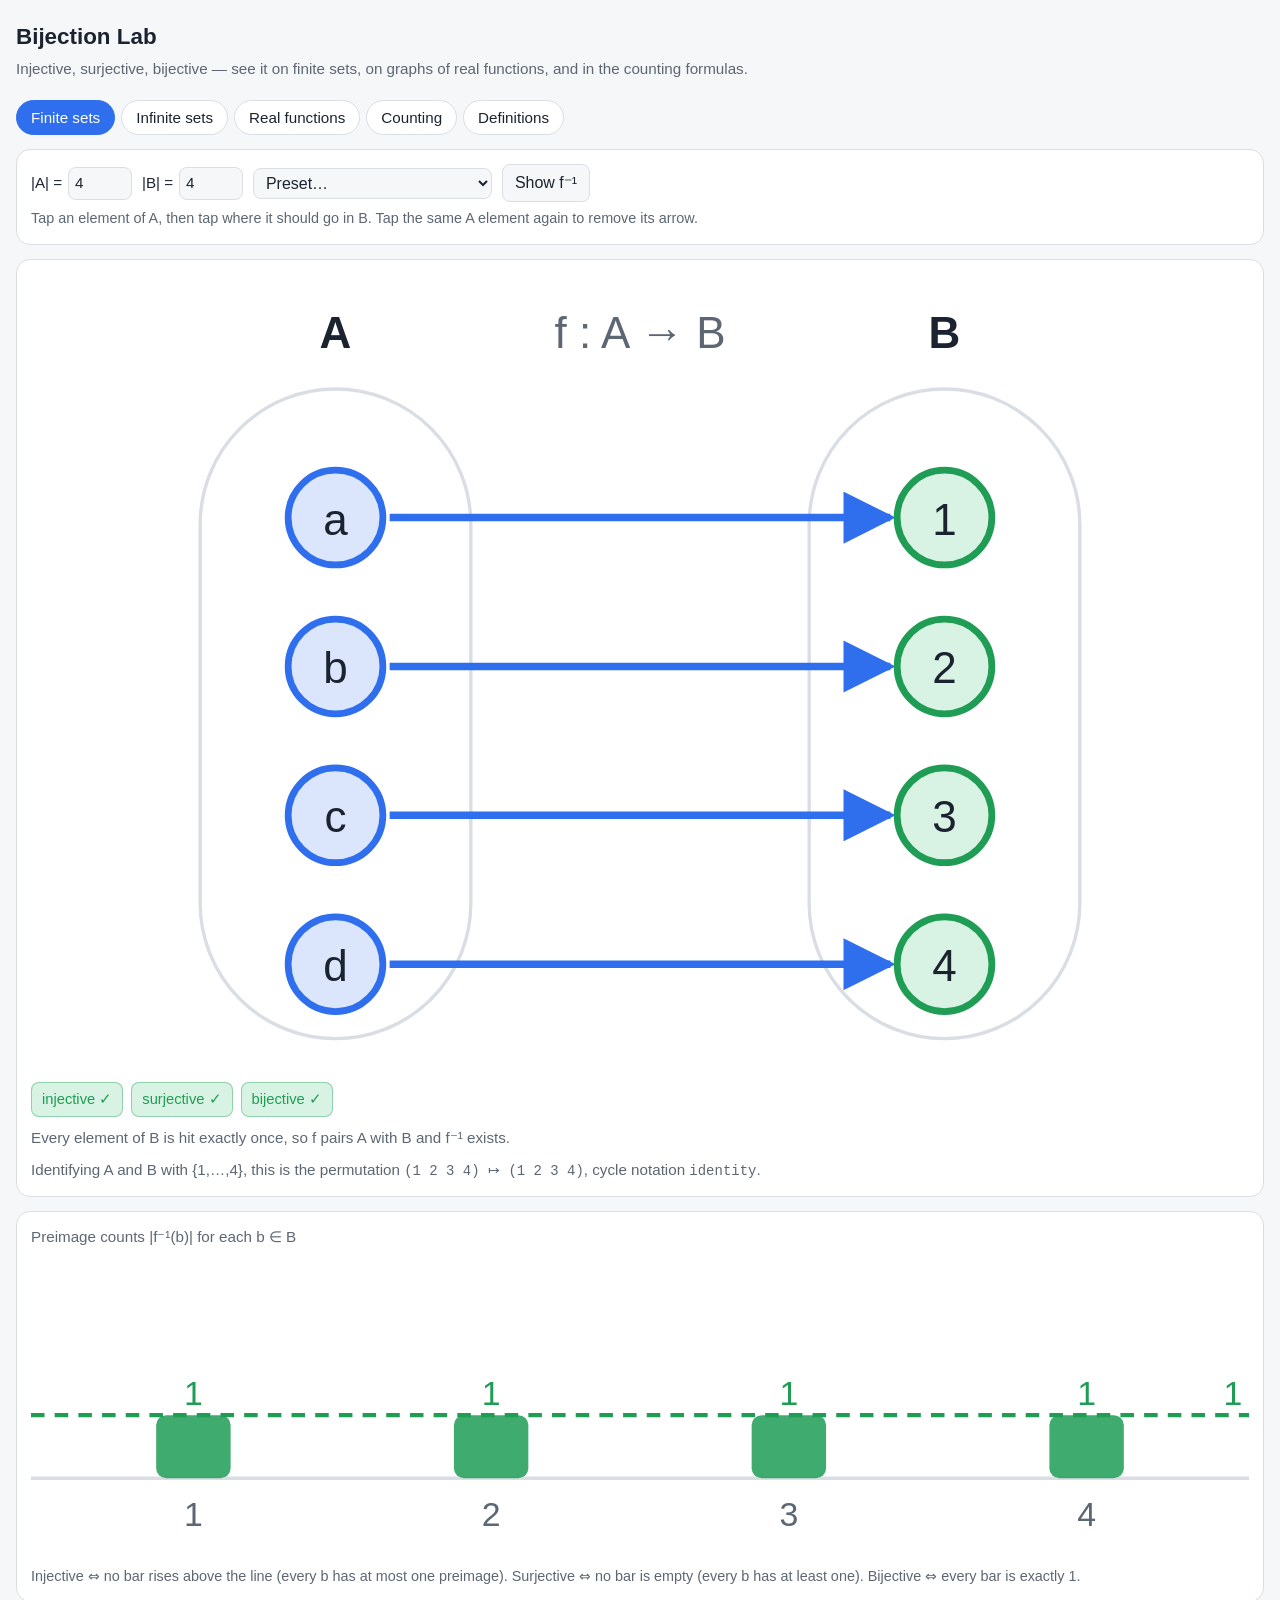
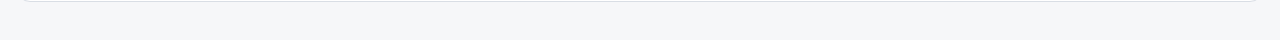
<file: bijections/index.html>
<!DOCTYPE html>
<html lang="en">
<head>
<meta charset="utf-8">
<meta name="viewport" content="width=device-width, initial-scale=1, viewport-fit=cover">
<meta name="color-scheme" content="light dark">
<title>Bijection Lab</title>
<style>
  :root {
    --bg: #f6f7f9; --panel: #ffffff; --ink: #1c2330; --muted: #5d6673; --line: #d9dee5;
    --a: #2f6fed; --a-soft: #dbe6fd; --ok: #1f9d55; --ok-soft: #d8f3e3;
    --bad: #d63b3b; --bad-soft: #fbe0e0; --warn: #c98a00; --warn-soft: #fff1cc;
    --inv: #8b5cf6; --grid: #e6e9ee; --sel: #ffd166;
  }
  @media (prefers-color-scheme: dark) {
    :root:not([data-theme="light"]) {
      --bg: #10141a; --panel: #171c24; --ink: #e8ecf1; --muted: #98a2b0; --line: #2b3340;
      --a: #6b9cff; --a-soft: #1e2d4d; --ok: #3ccf7a; --ok-soft: #12321f;
      --bad: #ff6b6b; --bad-soft: #3d1a1a; --warn: #f0b429; --warn-soft: #3a2f0f;
      --inv: #b79bff; --grid: #222a35; --sel: #ffd166;
    }
  }
  :root[data-theme="dark"] {
    --bg: #10141a; --panel: #171c24; --ink: #e8ecf1; --muted: #98a2b0; --line: #2b3340;
    --a: #6b9cff; --a-soft: #1e2d4d; --ok: #3ccf7a; --ok-soft: #12321f;
    --bad: #ff6b6b; --bad-soft: #3d1a1a; --warn: #f0b429; --warn-soft: #3a2f0f;
    --inv: #b79bff; --grid: #222a35; --sel: #ffd166;
  }
  * { box-sizing: border-box; }
  html, body { margin: 0; background: var(--bg); color: var(--ink); }
  body { font: 16px/1.5 -apple-system, BlinkMacSystemFont, "Segoe UI", Roboto, Helvetica, Arial, sans-serif;
         padding: 0 16px calc(24px + env(safe-area-inset-bottom)); overflow-x: hidden; }
  header { padding: 20px 0 8px; }
  h1 { font-size: 1.4rem; margin: 0; }
  header p { margin: 4px 0 0; color: var(--muted); font-size: .95rem; }
  nav { display: flex; gap: 6px; margin: 12px 0 14px; overflow-x: auto; -webkit-overflow-scrolling: touch; }
  nav button { flex: 0 0 auto; border: 1px solid var(--line); background: var(--panel); color: var(--ink);
               padding: 8px 14px; border-radius: 999px; font-size: .95rem; cursor: pointer; }
  nav button[aria-selected="true"] { background: var(--a); border-color: var(--a); color: #fff; }
  section[hidden] { display: none; }
  .panel { background: var(--panel); border: 1px solid var(--line); border-radius: 14px; padding: 14px; margin-bottom: 14px; }
  .row { display: flex; flex-wrap: wrap; gap: 10px; align-items: center; }
  .row label { display: inline-flex; align-items: center; gap: 6px; font-size: .95rem; }
  input[type=number] { width: 4.2em; font: inherit; padding: 4px 6px; border: 1px solid var(--line); border-radius: 8px;
                       background: var(--bg); color: var(--ink); }
  select { font: inherit; padding: 5px 8px; border: 1px solid var(--line); border-radius: 8px; background: var(--bg); color: var(--ink); max-width: 100%; }
  button.act { font: inherit; padding: 6px 12px; border: 1px solid var(--line); border-radius: 8px; background: var(--bg); color: var(--ink); cursor: pointer; }
  button.act:active { transform: translateY(1px); }
  button.act.primary { background: var(--a); border-color: var(--a); color: #fff; }
  svg { width: 100%; height: auto; display: block; touch-action: manipulation; }
  .badges { display: flex; flex-wrap: wrap; gap: 8px; margin: 10px 0 0; }
  .badge { padding: 5px 10px; border-radius: 8px; font-size: .92rem; border: 1px solid transparent; }
  .badge.ok { background: var(--ok-soft); color: var(--ok); border-color: color-mix(in srgb, var(--ok) 40%, transparent); }
  .badge.bad { background: var(--bad-soft); color: var(--bad); border-color: color-mix(in srgb, var(--bad) 40%, transparent); }
  .badge.warn { background: var(--warn-soft); color: var(--warn); border-color: color-mix(in srgb, var(--warn) 40%, transparent); }
  .why { margin: 10px 0 0; font-size: .95rem; color: var(--muted); }
  .why b { color: var(--ink); }
  .hint { font-size: .9rem; color: var(--muted); margin: 6px 0 0; }
  code, .mono { font-family: ui-monospace, SFMono-Regular, Menlo, monospace; font-size: .92em; }
  table { border-collapse: collapse; width: 100%; font-size: .95rem; }
  th, td { text-align: left; padding: 7px 8px; border-bottom: 1px solid var(--line); vertical-align: top; }
  th { color: var(--muted); font-weight: 600; }
  td.num { font-family: ui-monospace, SFMono-Regular, Menlo, monospace; word-break: break-all; }
  .range { display: grid; grid-template-columns: auto 1fr auto; gap: 8px; align-items: center; font-size: .95rem; margin-top: 8px; }
  input[type=range] { width: 100%; }
  details summary { cursor: pointer; color: var(--muted); }
  .defs dt { font-weight: 600; margin-top: 8px; }
  .defs dd { margin: 2px 0 0; color: var(--muted); }
  .fiberTitle { margin: 0 0 6px; font-size: .95rem; color: var(--muted); }
</style>
</head>
<body>
<header>
  <h1>Bijection Lab</h1>
  <p>Injective, surjective, bijective — see it on finite sets, on graphs of real functions, and in the counting formulas.</p>
</header>

<nav role="tablist">
  <button role="tab" aria-selected="true" data-tab="finite">Finite sets</button>
  <button role="tab" aria-selected="false" data-tab="inf">Infinite sets</button>
  <button role="tab" aria-selected="false" data-tab="real">Real functions</button>
  <button role="tab" aria-selected="false" data-tab="count">Counting</button>
  <button role="tab" aria-selected="false" data-tab="defs">Definitions</button>
</nav>

<!-- ============ FINITE ============ -->
<section id="tab-finite">
  <div class="panel">
    <div class="row">
      <label>|A| = <input type="number" id="nA" min="1" max="8" value="4"></label>
      <label>|B| = <input type="number" id="nB" min="1" max="8" value="4"></label>
      <select id="preset">
        <option value="">Preset…</option>
        <option value="identity">Identity</option>
        <option value="shift">Cyclic shift a ↦ a+1</option>
        <option value="reverse">Reverse</option>
        <option value="collapse">Collapse (not injective)</option>
        <option value="miss">Miss a target (not surjective)</option>
        <option value="random">Random function</option>
        <option value="randperm">Random bijection</option>
        <option value="clear">Clear all arrows</option>
      </select>
      <button class="act" id="btnInverse" disabled>Show f⁻¹</button>
    </div>
    <p class="hint">Tap an element of A, then tap where it should go in B. Tap the same A element again to remove its arrow.</p>
  </div>

  <div class="panel">
    <svg id="finSvg" viewBox="0 0 360 300" aria-label="Arrow diagram of f from A to B"></svg>
    <div class="badges" id="finBadges"></div>
    <p class="why" id="finWhy"></p>
    <p class="why" id="finPerm"></p>
  </div>
  <div class="panel">
    <p class="fiberTitle">Preimage counts |f⁻¹(b)| for each b ∈ B</p>
    <svg id="finFiber" viewBox="0 0 360 90" aria-label="Bar chart of preimage sizes"></svg>
    <p class="hint">Injective ⇔ no bar rises above the line (every b has at most one preimage). Surjective ⇔ no bar is empty (every b has at least one). Bijective ⇔ every bar is exactly 1.</p>
  </div>
</section>

<!-- ============ INFINITE ============ -->
<section id="tab-inf" hidden>
  <div class="panel">
    <div class="row">
      <label>f =
        <select id="infSel"></select>
      </label>
    </div>
    <div class="range"><span>show</span><input type="range" id="infK" min="6" max="20" step="1" value="10"><span class="mono" id="infKV">10</span></div>
    <p class="hint">Only a window of each set is drawn; the pattern continues forever to the right (and left, for ℤ). Preimage counts include elements of the domain beyond the window.</p>
  </div>
  <div class="panel">
    <svg id="infSvg" viewBox="0 0 360 240" aria-label="Arrow diagram between infinite sets"></svg>
    <div class="badges" id="infBadges"></div>
    <p class="why" id="infWhy"></p>
  </div>
  <div class="panel" id="infFiberPanel">
    <p class="fiberTitle">Preimage counts |f⁻¹(b)| across the codomain window</p>
    <svg id="infFiber" viewBox="0 0 360 90" aria-label="Bar chart of preimage sizes"></svg>
  </div>
  <div class="panel">
    <p class="why"><b>Why infinite sets behave differently.</b> On a finite set, an injective map A → A is automatically surjective (pigeonhole). On ℕ that fails: n ↦ n + 1 is injective yet misses 0, and n ↦ 2n is a bijection from ℕ onto a <i>proper subset</i> of itself. Having a bijection with a proper subset is exactly what it means for a set to be infinite (Dedekind). Two sets have the same cardinality when some bijection connects them, which is why ℕ, the even numbers, ℤ and ℕ×ℕ are all “the same size”: countably infinite.</p>
  </div>
</section>

<!-- ============ REAL ============ -->
<section id="tab-real" hidden>
  <div class="panel">
    <div class="row">
      <label>f(x) =
        <select id="fnSel"></select>
      </label>
      <label>Codomain
        <select id="codSel">
          <option value="R">ℝ</option>
          <option value="ge0">[0, ∞)</option>
          <option value="gt0">(0, ∞)</option>
          <option value="pm1">[−1, 1]</option>
          <option value="halfpi">(−π⁄2, π⁄2)</option>
          <option value="image">f(D) — the image itself</option>
        </select>
      </label>
      <label><input type="checkbox" id="allR" checked> domain is all of ℝ</label>
    </div>
    <div id="domCtl">
      <div class="range"><span>lo</span><input type="range" id="domLo" min="-4" max="4" step="0.1" value="-4"><span class="mono" id="domLoV">−4</span></div>
      <div class="range"><span>hi</span><input type="range" id="domHi" min="-4" max="4" step="0.1" value="4"><span class="mono" id="domHiV">4</span></div>
    </div>
    <div class="range"><span>y =</span><input type="range" id="hline" min="-4" max="4" step="0.05" value="1"><span class="mono" id="hlineV">1</span></div>
    <div class="row" style="margin-top:8px">
      <label><input type="checkbox" id="showInv"> show f⁻¹ (reflect in y = x)</label>
    </div>
  </div>
  <div class="panel">
    <svg id="realSvg" viewBox="0 0 360 360" aria-label="Graph of f with horizontal line test"></svg>
    <div class="badges" id="realBadges"></div>
    <p class="why" id="realWhy"></p>
  </div>
</section>

<!-- ============ COUNT ============ -->
<section id="tab-count" hidden>
  <div class="panel">
    <div class="row">
      <label>|A| = n = <input type="number" id="cn" min="0" max="20" value="3"></label>
      <label>|B| = m = <input type="number" id="cm" min="0" max="20" value="3"></label>
    </div>
    <p class="hint">How many functions A → B are there, and how many of each kind?</p>
  </div>
  <div class="panel">
    <table id="countTable">
      <thead><tr><th>Kind</th><th>Formula</th><th>Value</th></tr></thead>
      <tbody></tbody>
    </table>
    <p class="why" id="countWhy"></p>
  </div>
</section>

<!-- ============ DEFS ============ -->
<section id="tab-defs" hidden>
  <div class="panel">
    <dl class="defs">
      <dt>Function f : A → B</dt>
      <dd>Every a ∈ A is sent to exactly one f(a) ∈ B. (Every element of A has exactly one arrow leaving it.)</dd>
      <dt>Injective (one-to-one)</dt>
      <dd>f(a₁) = f(a₂) ⇒ a₁ = a₂. No two arrows land on the same element of B. For real functions: every horizontal line meets the graph at most once.</dd>
      <dt>Surjective (onto)</dt>
      <dd>For every b ∈ B there is some a ∈ A with f(a) = b. Every element of B is hit. For real functions: every horizontal line through the codomain meets the graph at least once.</dd>
      <dt>Bijective</dt>
      <dd>Injective and surjective: a perfect pairing of A with B. Then f⁻¹ : B → A exists and is also a bijection. On finite sets a bijection A → B forces |A| = |B|; that is the whole point of a <b>bijective proof</b>: to show two sets have the same size, exhibit a bijection between them.</dd>
      <dt>Pigeonhole consequences</dt>
      <dd>If |A| &gt; |B| no function A → B is injective; if |A| &lt; |B| none is surjective. If |A| = |B| is finite, injective ⇔ surjective ⇔ bijective.</dd>
      <dt>Preimage (fiber) of b</dt>
      <dd>f⁻¹({b}) = { a ∈ A : f(a) = b }. Injective ⇔ every fiber has at most one element; surjective ⇔ every fiber is non-empty; bijective ⇔ every fiber has exactly one element.</dd>
      <dt>Same cardinality</dt>
      <dd>|A| = |B| means a bijection A → B exists. A set is <b>countably infinite</b> if it is in bijection with ℕ; a set is <b>infinite</b> (Dedekind) if it is in bijection with a proper subset of itself, e.g. ℕ → 2ℕ, n ↦ 2n. For infinite sets an injective self-map need not be surjective.</dd>
    </dl>
  </div>
</section>

<script>
(function () {
  'use strict';
  const $ = (s) => document.querySelector(s);
  const SVGNS = 'http://www.w3.org/2000/svg';
  function el(tag, attrs, parent) {
    const e = document.createElementNS(SVGNS, tag);
    for (const k in attrs) e.setAttribute(k, attrs[k]);
    if (parent) parent.appendChild(e);
    return e;
  }
  function text(parent, x, y, s, attrs) {
    const t = el('text', Object.assign({ x, y, 'font-size': 13, fill: 'var(--ink)', 'font-family': 'inherit' }, attrs || {}), parent);
    t.textContent = s;
    return t;
  }

  /* ---------- tabs ---------- */
  document.querySelectorAll('nav [role=tab]').forEach((b) => {
    b.addEventListener('click', () => {
      document.querySelectorAll('nav [role=tab]').forEach((x) => x.setAttribute('aria-selected', x === b));
      ['finite', 'inf', 'real', 'count', 'defs'].forEach((t) => { $('#tab-' + t).hidden = t !== b.dataset.tab; });
      try { localStorage.setItem('bij-tab', b.dataset.tab); } catch (e) {}
    });
  });
  try {
    const t = localStorage.getItem('bij-tab');
    if (t) document.querySelector('nav [data-tab="' + t + '"]')?.click();
  } catch (e) {}

  /* ---------- preimage-count (fiber) chart, shared by the finite and infinite tabs ---------- */
  function fiberChart(svg, labels, counts, opts) {
    opts = opts || {};
    svg.innerHTML = '';
    const W = 360, H = 90, top = 10, base = 66, k = labels.length;
    const pad = opts.ellipsis ? 14 : 4, slot = (W - 2 * pad) / k, bw = Math.min(22, slot * 0.7);
    const cap = 3, unit = (base - top) / cap;
    el('line', { x1: 0, y1: base, x2: W, y2: base, stroke: 'var(--line)' }, svg);
    el('line', { x1: 0, y1: base - unit, x2: W, y2: base - unit, stroke: 'var(--ok)', 'stroke-dasharray': '4 3', 'stroke-width': 1.2 }, svg);
    text(svg, W - 2, base - unit - 3, '1', { 'text-anchor': 'end', 'font-size': 10, fill: 'var(--ok)' });
    labels.forEach((lab, i) => {
      const x = pad + slot * (i + 0.5), c = counts[i];
      const h = Math.min(c, cap) * unit;
      const col = c === 0 ? 'var(--muted)' : c === 1 ? 'var(--ok)' : 'var(--bad)';
      if (c === 0) el('rect', { x: x - bw / 2, y: base - 6, width: bw, height: 6, fill: 'none', stroke: col, 'stroke-dasharray': '3 2' }, svg);
      else el('rect', { x: x - bw / 2, y: base - h, width: bw, height: h, rx: 3, fill: col, opacity: .85 }, svg);
      if (c > 0) text(svg, x, base - h - 3, c > cap ? cap + '+' : c, { 'text-anchor': 'middle', 'font-size': 10, fill: col });
      text(svg, x, base + 14, lab, { 'text-anchor': 'middle', 'font-size': 10, fill: 'var(--muted)' });
    });
    if (opts.ellipsis) {
      text(svg, W - 4, base + 14, '…', { 'text-anchor': 'end', 'font-size': 12, fill: 'var(--muted)' });
      if (opts.ellipsisLeft) text(svg, 4, base + 14, '…', { 'font-size': 12, fill: 'var(--muted)' });
    }
  }

  /* ================= FINITE SETS ================= */
  const fin = { n: 4, m: 4, map: [0, 1, 2, 3], sel: null, inverse: false };
  const labelA = (i) => String.fromCharCode(97 + i);       // a, b, c …
  const labelB = (j) => String(j + 1);                      // 1, 2, 3 …

  function finAnalyse() {
    const pre = Array.from({ length: fin.m }, () => []);
    let unassigned = 0;
    fin.map.forEach((t, i) => { if (t == null) unassigned++; else pre[t].push(i); });
    const total = unassigned === 0;
    const inj = total && pre.every((p) => p.length <= 1);
    const sur = total && pre.every((p) => p.length >= 1);
    return { pre, unassigned, total, inj, sur, bij: inj && sur };
  }

  function finDraw() {
    const svg = $('#finSvg');
    svg.innerHTML = '';
    const H = 60 + Math.max(fin.n, fin.m) * 44;
    svg.setAttribute('viewBox', `0 0 360 ${H}`);
    const an = finAnalyse();
    const yA = (i) => 50 + (i + 0.5) * ((H - 60) / fin.n);
    const yB = (j) => 50 + (j + 0.5) * ((H - 60) / fin.m);
    const xA = 90, xB = 270, r = 14;

    // marker for arrows
    const defs = el('defs', {}, svg);
    for (const [id, col] of [['mA', 'var(--a)'], ['mR', 'var(--bad)'], ['mI', 'var(--inv)']]) {
      const mk = el('marker', { id, viewBox: '0 0 10 10', refX: 9, refY: 5, markerWidth: 7, markerHeight: 7, orient: 'auto-start-reverse' }, defs);
      el('path', { d: 'M0,0 L10,5 L0,10 z', fill: col }, mk);
    }

    // set bubbles
    el('rect', { x: xA - 40, y: 34, width: 80, height: H - 44, rx: 40, fill: 'none', stroke: 'var(--line)' }, svg);
    el('rect', { x: xB - 40, y: 34, width: 80, height: H - 44, rx: 40, fill: 'none', stroke: 'var(--line)' }, svg);
    text(svg, xA, 22, 'A', { 'text-anchor': 'middle', 'font-weight': 700 });
    text(svg, xB, 22, 'B', { 'text-anchor': 'middle', 'font-weight': 700 });
    text(svg, 180, 22, fin.inverse && an.bij ? 'f⁻¹ : B → A' : 'f : A → B', { 'text-anchor': 'middle', fill: 'var(--muted)' });

    // arrows
    fin.map.forEach((t, i) => {
      if (t == null) return;
      const clash = an.pre[t].length > 1;
      const col = fin.inverse && an.bij ? 'var(--inv)' : clash ? 'var(--bad)' : 'var(--a)';
      const mk = fin.inverse && an.bij ? 'mI' : clash ? 'mR' : 'mA';
      const x1 = xA + r + 2, x2 = xB - r - 2, y1 = yA(i), y2 = yB(t);
      const attrs = { stroke: col, 'stroke-width': 2.2, fill: 'none', 'marker-end': `url(#${mk})` };
      if (fin.inverse && an.bij) el('line', Object.assign({ x1: x2, y1: y2, x2: x1, y2: y1 }, attrs), svg);
      else el('line', Object.assign({ x1, y1, x2, y2 }, attrs), svg);
    });

    // A nodes
    for (let i = 0; i < fin.n; i++) {
      const g = el('g', { cursor: 'pointer', 'data-a': i }, svg);
      const selected = fin.sel === i;
      el('circle', { cx: xA, cy: yA(i), r, fill: selected ? 'var(--sel)' : fin.map[i] == null ? 'var(--warn-soft)' : 'var(--a-soft)',
                     stroke: selected ? 'var(--warn)' : fin.map[i] == null ? 'var(--warn)' : 'var(--a)', 'stroke-width': 2,
                     'stroke-dasharray': fin.map[i] == null ? '3 3' : 'none' }, g);
      text(g, xA, yA(i) + 5, labelA(i), { 'text-anchor': 'middle', fill: selected ? '#1c2330' : 'var(--ink)' });
      g.addEventListener('click', () => {
        if (fin.sel === i) { fin.map[i] = null; fin.sel = null; }   // second tap clears
        else fin.sel = i;
        finDraw();
      });
    }
    // B nodes
    for (let j = 0; j < fin.m; j++) {
      const g = el('g', { cursor: 'pointer', 'data-b': j }, svg);
      const k = an.pre[j].length;
      el('circle', { cx: xB, cy: yB(j), r, fill: k > 1 ? 'var(--bad-soft)' : k === 0 ? 'none' : 'var(--ok-soft)',
                     stroke: k > 1 ? 'var(--bad)' : k === 0 ? 'var(--muted)' : 'var(--ok)', 'stroke-width': 2,
                     'stroke-dasharray': k === 0 ? '3 3' : 'none' }, g);
      text(g, xB, yB(j) + 5, labelB(j), { 'text-anchor': 'middle' });
      if (k > 1) text(g, xB + r + 8, yB(j) + 5, '×' + k, { fill: 'var(--bad)', 'font-size': 12 });
      if (k === 0) text(g, xB + r + 8, yB(j) + 5, 'unhit', { fill: 'var(--muted)', 'font-size': 11 });
      g.addEventListener('click', () => {
        if (fin.sel != null) { fin.map[fin.sel] = j; fin.sel = null; finDraw(); }
      });
    }

    // badges & explanation
    const badges = $('#finBadges');
    badges.innerHTML = '';
    const add = (cls, s) => { const b = document.createElement('span'); b.className = 'badge ' + cls; b.textContent = s; badges.appendChild(b); };
    if (!an.total) add('warn', `not a function yet — ${an.unassigned} element${an.unassigned > 1 ? 's' : ''} of A unassigned`);
    else {
      add(an.inj ? 'ok' : 'bad', an.inj ? 'injective ✓' : 'not injective');
      add(an.sur ? 'ok' : 'bad', an.sur ? 'surjective ✓' : 'not surjective');
      add(an.bij ? 'ok' : 'bad', an.bij ? 'bijective ✓' : 'not bijective');
    }
    const why = [];
    if (an.total) {
      an.pre.forEach((p, j) => {
        if (p.length > 1) why.push(`<b>${p.map(labelA).join(', ')}</b> all map to <b>${labelB(j)}</b>, so f is not injective.`);
      });
      const unhit = an.pre.map((p, j) => p.length === 0 ? labelB(j) : null).filter((x) => x != null);
      if (unhit.length) why.push(`Nothing maps to <b>${unhit.join(', ')}</b>, so f is not surjective.`);
      if (fin.n > fin.m) why.push(`|A| = ${fin.n} > ${fin.m} = |B|: by pigeonhole no function A → B can be injective.`);
      if (fin.n < fin.m) why.push(`|A| = ${fin.n} < ${fin.m} = |B|: no function A → B can be surjective.`);
      if (an.bij) why.push(`Every element of B is hit exactly once, so f pairs A with B and f⁻¹ exists.`);
    }
    $('#finWhy').innerHTML = why.join(' ');
    $('#btnInverse').disabled = !an.bij;
    $('#btnInverse').textContent = fin.inverse ? 'Show f' : 'Show f⁻¹';
    if (!an.bij) fin.inverse = false;

    // permutation notation when A and B have the same size and f is a bijection
    const perm = $('#finPerm');
    if (an.bij && fin.n === fin.m) {
      const seen = new Array(fin.n).fill(false), cycles = [];
      for (let i = 0; i < fin.n; i++) {
        if (seen[i]) continue;
        const c = []; let k = i;
        while (!seen[k]) { seen[k] = true; c.push(k); k = fin.map[k]; }
        if (c.length > 1) cycles.push('(' + c.map((x) => x + 1).join(' ') + ')');
      }
      const twoLine = `(${Array.from({ length: fin.n }, (_, i) => i + 1).join(' ')}) ↦ (${fin.map.map((t) => t + 1).join(' ')})`;
      perm.innerHTML = `Identifying A and B with {1,…,${fin.n}}, this is the permutation <span class="mono">${twoLine}</span>` +
        `, cycle notation <span class="mono">${cycles.length ? cycles.join('') : 'identity'}</span>.`;
    } else perm.innerHTML = '';

    fiberChart($('#finFiber'), an.pre.map((_, j) => labelB(j)), an.pre.map((p) => p.length));
  }

  function finResize() {
    fin.n = Math.min(8, Math.max(1, +$('#nA').value || 1));
    fin.m = Math.min(8, Math.max(1, +$('#nB').value || 1));
    $('#nA').value = fin.n; $('#nB').value = fin.m;
    fin.map = Array.from({ length: fin.n }, (_, i) => (fin.map[i] != null && fin.map[i] < fin.m) ? fin.map[i] : null);
    fin.sel = null;
    finDraw();
  }
  $('#nA').addEventListener('change', finResize);
  $('#nB').addEventListener('change', finResize);
  $('#btnInverse').addEventListener('click', () => { fin.inverse = !fin.inverse; finDraw(); });
  $('#preset').addEventListener('change', (e) => {
    const p = e.target.value; e.target.value = '';
    const n = fin.n, m = fin.m;
    const range = (k) => Array.from({ length: k }, (_, i) => i);
    const shuffle = (a) => { for (let i = a.length - 1; i > 0; i--) { const j = Math.floor(Math.random() * (i + 1)); [a[i], a[j]] = [a[j], a[i]]; } return a; };
    switch (p) {
      case 'identity': fin.map = range(n).map((i) => Math.min(i, m - 1)); break;
      case 'shift': fin.map = range(n).map((i) => (i + 1) % m); break;
      case 'reverse': fin.map = range(n).map((i) => Math.max(0, m - 1 - i)); break;
      case 'collapse': fin.map = range(n).map((i) => Math.min(Math.floor(i / 2), m - 1)); break;
      case 'miss': fin.map = range(n).map((i) => i % Math.max(1, m - 1)); break;
      case 'random': fin.map = range(n).map(() => Math.floor(Math.random() * m)); break;
      case 'randperm': {
        if (n !== m) { $('#nB').value = n; fin.m = n; }
        fin.map = shuffle(range(n)); break;
      }
      case 'clear': fin.map = range(n).map(() => null); break;
      default: return;
    }
    fin.sel = null; fin.inverse = false; finDraw();
  });
  finDraw();

  /* ================= INFINITE SETS ================= */
  // Sets are drawn as windows: N = 0,1,2,…  E = 0,2,4,…  Z = …,−2,−1,0,1,2,…
  const SETS = {
    N: { s: 'ℕ', window: (K) => Array.from({ length: K }, (_, i) => i), left: false },
    E: { s: '2ℕ (even numbers)', window: (K) => Array.from({ length: K }, (_, i) => 2 * i), left: false },
    Z: { s: 'ℤ', window: (K) => { const h = Math.floor(K / 2); return Array.from({ length: 2 * h + 1 }, (_, i) => i - h); }, left: true },
  };
  const INF = [
    { id: 'succ', label: 'ℕ → ℕ,  n ↦ n + 1', dom: 'N', cod: 'N', f: (n) => n + 1, inj: true, sur: false,
      why: 'Different inputs give different outputs, so f is injective. But nothing maps to 0, so f is not surjective. This is Hilbert’s hotel: every guest moves one room up and room 0 becomes free — impossible in a finite hotel.' },
    { id: 'half', label: 'ℕ → ℕ,  n ↦ ⌊n/2⌋', dom: 'N', cod: 'N', f: (n) => Math.floor(n / 2), inj: false, sur: true,
      why: 'Every b is hit by both 2b and 2b + 1, so f is surjective but every fiber has two elements: not injective.' },
    { id: 'dbl', label: 'ℕ → ℕ,  n ↦ 2n', dom: 'N', cod: 'N', f: (n) => 2 * n, inj: true, sur: false,
      why: 'Injective (2n = 2m ⇒ n = m) but the odd numbers are never hit. Change the codomain to the even numbers and the same rule becomes a bijection.' },
    { id: 'dblE', label: 'ℕ → 2ℕ,  n ↦ 2n', dom: 'N', cod: 'E', f: (n) => 2 * n, inj: true, sur: true,
      why: 'Same rule, codomain shrunk to the image: now every even number 2b is hit exactly once, by b. ℕ is in bijection with a proper subset of itself — the hallmark of an infinite set.' },
    { id: 'sq', label: 'ℕ → ℕ,  n ↦ n²', dom: 'N', cod: 'N', f: (n) => n * n, inj: true, sur: false,
      why: 'Injective on ℕ (squares of distinct naturals differ) but the non-squares 2, 3, 5, 6, … are missed, so not surjective. Note how the arrows run off the window: the image thins out.' },
    { id: 'zig', label: 'ℕ → ℤ,  n ↦ (−1)ⁿ ⌈n/2⌉', dom: 'N', cod: 'Z', f: (n) => (n % 2 ? -1 : 1) * Math.ceil(n / 2), inj: true, sur: true,
      why: 'The zig-zag 0, −1, 1, −2, 2, −3, 3, … visits every integer exactly once, so f is a bijection: ℤ is countable, the same size as ℕ even though ℕ ⊊ ℤ.' },
    { id: 'abs', label: 'ℤ → ℕ,  n ↦ |n|', dom: 'Z', cod: 'N', f: Math.abs, inj: false, sur: true,
      why: 'Every natural b is hit by b and −b, so f is surjective, but for b ≠ 0 the fiber has two elements: not injective.' },
    { id: 'shiftZ', label: 'ℤ → ℤ,  n ↦ n + 1', dom: 'Z', cod: 'Z', f: (n) => n + 1, inj: true, sur: true,
      why: 'On ℤ the shift is a bijection: every integer b is hit exactly once, by b − 1. Compare with the same rule on ℕ, where 0 has no preimage.' },
    { id: 'pair', label: 'ℕ → ℕ×ℕ  (Cantor pairing)', grid: true, inj: true, sur: true,
      why: 'Number the grid diagonal by diagonal: (0,0) ↦ 0, then (0,1), (1,0), then (0,2), (1,1), (2,0), … Every pair gets exactly one number and every number is used, so ℕ×ℕ is in bijection with ℕ. (The inverse is the pairing function π(i, j) = (i + j)(i + j + 1)/2 + j.)' },
  ];
  INF.forEach((f) => { const o = document.createElement('option'); o.value = f.id; o.textContent = f.label; $('#infSel').appendChild(o); });

  function infDraw() {
    const fn = INF.find((f) => f.id === $('#infSel').value);
    const K = +$('#infK').value; $('#infKV').textContent = K;
    const svg = $('#infSvg'); svg.innerHTML = '';
    const badges = $('#infBadges'); badges.innerHTML = '';
    const add = (cls, s) => { const b = document.createElement('span'); b.className = 'badge ' + cls; b.textContent = s; badges.appendChild(b); };
    add(fn.inj ? 'ok' : 'bad', fn.inj ? 'injective ✓' : 'not injective');
    add(fn.sur ? 'ok' : 'bad', fn.sur ? 'surjective ✓' : 'not surjective');
    add(fn.inj && fn.sur ? 'ok' : 'bad', fn.inj && fn.sur ? 'bijective ✓' : 'not bijective');
    $('#infWhy').innerHTML = fn.why;

    if (fn.grid) {                                   // Cantor pairing: ℕ×ℕ grid numbered along diagonals
      const G = Math.min(8, Math.max(5, Math.round(K / 2)));
      const cell = 300 / G, ox = 44, oy = 16;
      svg.setAttribute('viewBox', `0 0 360 ${oy + G * cell + 34}`);
      $('#infFiberPanel').hidden = true;
      text(svg, ox + G * cell / 2, oy + G * cell + 26, 'i  →', { 'text-anchor': 'middle', fill: 'var(--muted)' });
      text(svg, 12, oy + G * cell / 2, 'j ↑', { fill: 'var(--muted)' });
      const pos = (i, j) => [ox + (i + 0.5) * cell, oy + (G - 1 - j + 0.5) * cell];
      for (let i = 0; i < G; i++) for (let j = 0; j < G; j++) {
        const [x, y] = pos(i, j), n = (i + j) * (i + j + 1) / 2 + j, onScreen = i + j < G;
        el('rect', { x: x - cell / 2 + 1, y: y - cell / 2 + 1, width: cell - 2, height: cell - 2, rx: 4, fill: onScreen ? 'var(--a-soft)' : 'none', stroke: 'var(--line)' }, svg);
        text(svg, x, y + 4, n, { 'text-anchor': 'middle', 'font-size': cell > 45 ? 12 : 10, fill: onScreen ? 'var(--ink)' : 'var(--muted)' });
        if (i === 0) text(svg, ox - 6, y + 4, j, { 'text-anchor': 'end', 'font-size': 10, fill: 'var(--muted)' });
        if (j === 0) text(svg, x, oy + G * cell + 12, i, { 'text-anchor': 'middle', 'font-size': 10, fill: 'var(--muted)' });
      }
      // path through the cells in order n = 0, 1, 2, … (diagonals i + j = d, j from 0 up)
      let prev = null;
      for (let s = 0; s < G; s++) {
        const [xa, ya] = pos(s, 0), [xb, yb] = pos(0, s);
        if (prev) el('line', { x1: prev[0], y1: prev[1], x2: xa, y2: ya, stroke: 'var(--a)', 'stroke-width': 1.2, 'stroke-dasharray': '3 4', opacity: .5 }, svg);
        el('line', { x1: xa, y1: ya, x2: xb, y2: yb, stroke: 'var(--a)', 'stroke-width': 2.2, opacity: .8 }, svg);
        prev = [xb, yb];
      }
      return;
    }

    $('#infFiberPanel').hidden = false;
    const D = SETS[fn.dom], C = SETS[fn.cod];
    const dw = D.window(K), cw = C.window(K);
    const H = 240, yA = 60, yB = 190, pad = 22;
    svg.setAttribute('viewBox', `0 0 360 ${H}`);
    const xOf = (arr, i) => pad + (360 - 2 * pad) * (arr.length === 1 ? 0.5 : i / (arr.length - 1));
    const r = Math.max(7, Math.min(13, 150 / Math.max(dw.length, cw.length)));
    const fs = r >= 11 ? 12 : 9;
    const cIndex = new Map(cw.map((v, i) => [v, i]));

    // preimage counts over an extended domain so off-window inputs are counted
    const extDom = fn.dom === 'Z' ? Array.from({ length: 801 }, (_, i) => i - 400) : Array.from({ length: 801 }, (_, i) => i);
    const counts = cw.map(() => 0);
    extDom.forEach((n) => { const t = fn.f(n); if (cIndex.has(t)) counts[cIndex.get(t)]++; });

    const defs = el('defs', {}, svg);
    for (const [id, col] of [['imA', 'var(--a)'], ['imR', 'var(--bad)']]) {
      const mk = el('marker', { id, viewBox: '0 0 10 10', refX: 9, refY: 5, markerWidth: 6, markerHeight: 6, orient: 'auto' }, defs);
      el('path', { d: 'M0,0 L10,5 L0,10 z', fill: col }, mk);
    }
    text(svg, 6, yA - r - 12, D.s, { 'font-weight': 700 });
    text(svg, 6, yB + r + 20, C.s, { 'font-weight': 700 });
    text(svg, 180, 16, fn.label, { 'text-anchor': 'middle', fill: 'var(--muted)', 'font-size': 12 });
    const ell = (y) => { text(svg, 354, y + 5, '…', { 'text-anchor': 'end', 'font-size': 14, fill: 'var(--muted)' }); };
    ell(yA); ell(yB);
    if (D.left) text(svg, 4, yA + 5, '…', { 'font-size': 14, fill: 'var(--muted)' });
    if (C.left) text(svg, 4, yB + 5, '…', { 'font-size': 14, fill: 'var(--muted)' });

    // arrows
    dw.forEach((n, i) => {
      const t = fn.f(n), x1 = xOf(dw, i);
      if (cIndex.has(t)) {
        const j = cIndex.get(t), x2 = xOf(cw, j), clash = counts[j] > 1;
        el('line', { x1, y1: yA + r + 2, x2, y2: yB - r - 3, stroke: clash ? 'var(--bad)' : 'var(--a)', 'stroke-width': 1.6,
                     'marker-end': `url(#${clash ? 'imR' : 'imA'})`, opacity: .9 }, svg);
      } else {   // target lies outside the drawn window: run the arrow off the edge
        const right = t > cw[cw.length - 1];
        const x2 = right ? 352 : 8;
        el('line', { x1, y1: yA + r + 2, x2, y2: yB - r - 3, stroke: 'var(--a)', 'stroke-width': 1.4, 'stroke-dasharray': '4 3', opacity: .45 }, svg);
      }
    });
    // domain nodes
    dw.forEach((n, i) => {
      const x = xOf(dw, i);
      el('circle', { cx: x, cy: yA, r, fill: 'var(--a-soft)', stroke: 'var(--a)', 'stroke-width': 1.5 }, svg);
      text(svg, x, yA + fs / 2 - 1, n, { 'text-anchor': 'middle', 'font-size': fs });
    });
    // codomain nodes coloured by fiber size
    cw.forEach((b, j) => {
      const x = xOf(cw, j), k = counts[j];
      el('circle', { cx: x, cy: yB, r, fill: k > 1 ? 'var(--bad-soft)' : k === 0 ? 'none' : 'var(--ok-soft)',
                     stroke: k > 1 ? 'var(--bad)' : k === 0 ? 'var(--muted)' : 'var(--ok)', 'stroke-width': 1.5,
                     'stroke-dasharray': k === 0 ? '3 2' : 'none' }, svg);
      text(svg, x, yB + fs / 2 - 1, b, { 'text-anchor': 'middle', 'font-size': fs });
    });
    fiberChart($('#infFiber'), cw.map(String), counts, { ellipsis: true, ellipsisLeft: C.left });
  }
  $('#infSel').addEventListener('change', infDraw);
  $('#infK').addEventListener('input', infDraw);
  infDraw();

  /* ================= REAL FUNCTIONS ================= */
  // Each entry: f, label, and its range over all of ℝ as an interval {lo, hi, loOpen, hiOpen}.
  const FNS = [
    { id: 'lin', label: '2x + 1', f: (x) => 2 * x + 1, inv: (y) => (y - 1) / 2, rangeR: { lo: -Infinity, hi: Infinity } },
    { id: 'sq', label: 'x²', f: (x) => x * x, rangeR: { lo: 0, hi: Infinity } },
    { id: 'cube', label: 'x³', f: (x) => x * x * x, rangeR: { lo: -Infinity, hi: Infinity } },
    { id: 'cubex', label: 'x³ − x', f: (x) => x * x * x - x, rangeR: { lo: -Infinity, hi: Infinity } },
    { id: 'exp', label: 'eˣ', f: Math.exp, rangeR: { lo: 0, hi: Infinity, loOpen: true } },
    { id: 'sin', label: 'sin x', f: Math.sin, rangeR: { lo: -1, hi: 1 } },
    { id: 'abs', label: '|x|', f: Math.abs, rangeR: { lo: 0, hi: Infinity } },
    { id: 'atan', label: 'arctan x', f: Math.atan, rangeR: { lo: -Math.PI / 2, hi: Math.PI / 2, loOpen: true, hiOpen: true } },
    { id: 'tanh', label: 'tanh x', f: Math.tanh, rangeR: { lo: -1, hi: 1, loOpen: true, hiOpen: true } },
  ];
  const CODS = {
    R: { lo: -Infinity, hi: Infinity, s: 'ℝ' },
    ge0: { lo: 0, hi: Infinity, s: '[0, ∞)' },
    gt0: { lo: 0, hi: Infinity, loOpen: true, s: '(0, ∞)' },
    pm1: { lo: -1, hi: 1, s: '[−1, 1]' },
    halfpi: { lo: -Math.PI / 2, hi: Math.PI / 2, loOpen: true, hiOpen: true, s: '(−π⁄2, π⁄2)' },
  };
  FNS.forEach((f) => { const o = document.createElement('option'); o.value = f.id; o.textContent = f.label; $('#fnSel').appendChild(o); });
  $('#fnSel').value = 'sq';

  const fmt = (v) => {
    if (v === Infinity) return '∞'; if (v === -Infinity) return '−∞';
    const s = (Math.round(v * 100) / 100).toString(); return s.replace('-', '−');
  };
  const ivStr = (iv) => (iv.loOpen || iv.lo === -Infinity ? '(' : '[') + fmt(iv.lo) + ', ' + fmt(iv.hi) + (iv.hiOpen || iv.hi === Infinity ? ')' : ']');
  const near = (x, y) => x === y || Math.abs(x - y) < 1e-6;   // x === y handles ±∞
  const ivEq = (a, b) => near(a.lo, b.lo) && near(a.hi, b.hi) && !!a.loOpen === !!b.loOpen && !!a.hiOpen === !!b.hiOpen;
  const ivSub = (a, b) => // a ⊆ b ?
    (near(a.lo, b.lo) ? (!b.loOpen || !!a.loOpen) : a.lo > b.lo) &&
    (near(a.hi, b.hi) ? (!b.hiOpen || !!a.hiOpen) : a.hi < b.hi);

  function realState() {
    const fn = FNS.find((f) => f.id === $('#fnSel').value);
    const allR = $('#allR').checked;
    let lo = +$('#domLo').value, hi = +$('#domHi').value;
    if (lo > hi) [lo, hi] = [hi, lo];
    const dom = allR ? { lo: -Infinity, hi: Infinity } : { lo, hi };
    // sample on the domain (a wide window stands in for ℝ)
    const slo = allR ? -12 : lo, shi = allR ? 12 : hi, N = 1200;
    const xs = Array.from({ length: N + 1 }, (_, i) => slo + (shi - slo) * i / N);
    const ys = xs.map(fn.f);
    // injective on the domain ⇔ strictly monotone (all our f are continuous)
    let up = false, down = false;
    for (let i = 1; i < ys.length; i++) { if (ys[i] > ys[i - 1] + 1e-12) up = true; else if (ys[i] < ys[i - 1] - 1e-12) down = true; }
    const inj = !(up && down);
    // image of the domain
    let image;
    if (allR) image = fn.rangeR;
    else image = { lo: Math.min(...ys), hi: Math.max(...ys) };
    const codKey = $('#codSel').value;
    const cod = codKey === 'image' ? Object.assign({ s: 'f(D) = ' + ivStr(image) }, image) : CODS[codKey];
    const validCod = ivSub(image, cod);       // f really lands in the chosen codomain?
    const sur = validCod && ivEq(image, cod);
    return { fn, allR, lo, hi, dom, xs, ys, inj, image, cod, codKey, validCod, sur, bij: validCod && inj && sur };
  }

  function realDraw() {
    const st = realState();
    const svg = $('#realSvg'); svg.innerHTML = '';
    const W = 360, H = 360, R = 4;               // plot window [-4,4]²
    const X = (x) => (x + R) / (2 * R) * W, Y = (y) => H - (y + R) / (2 * R) * H;
    // grid
    for (let k = -R; k <= R; k++) {
      el('line', { x1: X(k), y1: 0, x2: X(k), y2: H, stroke: k === 0 ? 'var(--muted)' : 'var(--grid)', 'stroke-width': k === 0 ? 1.2 : 1 }, svg);
      el('line', { x1: 0, y1: Y(k), x2: W, y2: Y(k), stroke: k === 0 ? 'var(--muted)' : 'var(--grid)', 'stroke-width': k === 0 ? 1.2 : 1 }, svg);
      if (k !== 0) { text(svg, X(k) + 2, Y(0) - 3, k, { 'font-size': 10, fill: 'var(--muted)' }); text(svg, X(0) + 3, Y(k) - 2, k, { 'font-size': 10, fill: 'var(--muted)' }); }
    }
    // excluded parts of the domain
    if (!st.allR) {
      el('rect', { x: 0, y: 0, width: X(st.lo), height: H, fill: 'var(--muted)', opacity: .12 }, svg);
      el('rect', { x: X(st.hi), y: 0, width: W - X(st.hi), height: H, fill: 'var(--muted)', opacity: .12 }, svg);
    }
    // codomain band on the y-axis (left edge)
    if (st.codKey !== 'R') {
      const y1 = Y(Math.min(R, st.cod.hi)), y2 = Y(Math.max(-R, st.cod.lo));
      el('rect', { x: 0, y: y1, width: 6, height: Math.max(0, y2 - y1), fill: 'var(--ok)', opacity: .6 }, svg);
    }
    // graph (clipped to the window)
    const path = (fx, stroke, dash) => {
      let d = '', pen = false;
      const xs = Array.from({ length: 721 }, (_, i) => -R + 2 * R * i / 720);
      for (const x of xs) {
        const inDom = st.allR || (x >= st.lo - 1e-9 && x <= st.hi + 1e-9);
        const y = fx(x);
        if (!inDom || !isFinite(y) || Math.abs(y) > R + 1) { pen = false; continue; }
        d += (pen ? 'L' : 'M') + X(x).toFixed(1) + ',' + Y(y).toFixed(1); pen = true;
      }
      el('path', { d, fill: 'none', stroke, 'stroke-width': 2.4, 'stroke-dasharray': dash || 'none', 'stroke-linejoin': 'round' }, svg);
    };
    path(st.fn.f, 'var(--a)');
    // inverse: the reflected graph, drawn parametrically (x = f(t), y = t)
    if ($('#showInv').checked) {
      el('line', { x1: X(-R), y1: Y(-R), x2: X(R), y2: Y(R), stroke: 'var(--muted)', 'stroke-dasharray': '4 4' }, svg);
      let d = '', pen = false;
      const lo = st.allR ? -12 : st.lo, hi = st.allR ? 12 : st.hi;
      for (let i = 0; i <= 1400; i++) {
        const t = lo + (hi - lo) * i / 1400, fx = st.fn.f(t);
        if (Math.abs(fx) > R + 1 || Math.abs(t) > R + 1) { pen = false; continue; }
        d += (pen ? 'L' : 'M') + X(fx).toFixed(1) + ',' + Y(t).toFixed(1); pen = true;
      }
      el('path', { d, fill: 'none', stroke: 'var(--inv)', 'stroke-width': 2.2, 'stroke-dasharray': st.bij ? 'none' : '5 4' }, svg);
      text(svg, W - 6, 14, st.bij ? 'f⁻¹' : 'reflection (not a function unless f is bijective)', { 'text-anchor': 'end', 'font-size': 11, fill: 'var(--inv)' });
    }
    // horizontal line test
    const c = +$('#hline').value;
    const hits = [];
    for (let i = 1; i < st.ys.length; i++) {
      const a = st.ys[i - 1] - c, b = st.ys[i] - c;
      if (a === 0) hits.push(st.xs[i - 1]);
      else if (a * b < 0) hits.push(st.xs[i - 1] + (st.xs[i] - st.xs[i - 1]) * a / (a - b));
    }
    if (st.ys.length && st.ys[st.ys.length - 1] - c === 0) hits.push(st.xs[st.xs.length - 1]);
    // merge near-duplicates
    const H2 = hits.filter((x, i) => i === 0 || Math.abs(x - hits[i - 1]) > 1e-3);
    const inCod = st.cod.lo < c + 1e-9 && c < st.cod.hi + 1e-9 && !(st.cod.loOpen && Math.abs(c - st.cod.lo) < 1e-9) && !(st.cod.hiOpen && Math.abs(c - st.cod.hi) < 1e-9);
    const lineCol = H2.length > 1 ? 'var(--bad)' : (H2.length === 0 && inCod) ? 'var(--bad)' : 'var(--ok)';
    el('line', { x1: 0, y1: Y(c), x2: W, y2: Y(c), stroke: lineCol, 'stroke-width': 1.8, 'stroke-dasharray': '6 4' }, svg);
    H2.forEach((x) => { if (Math.abs(x) <= R) el('circle', { cx: X(x), cy: Y(c), r: 4.5, fill: lineCol, stroke: 'var(--panel)', 'stroke-width': 1.5 }, svg); });
    const offscreen = H2.filter((x) => Math.abs(x) > R).length;
    text(svg, 8, Y(c) - 6, `y = ${fmt(c)}: ${H2.length} hit${H2.length === 1 ? '' : 's'}${offscreen ? ` (${offscreen} off-screen)` : ''}${inCod ? '' : ' — outside codomain'}`,
         { 'font-size': 11, fill: lineCol, 'font-weight': 600 });

    // badges
    const badges = $('#realBadges'); badges.innerHTML = '';
    const add = (cls, s) => { const b = document.createElement('span'); b.className = 'badge ' + cls; b.textContent = s; badges.appendChild(b); };
    const domS = st.allR ? 'ℝ' : ivStr({ lo: st.lo, hi: st.hi });
    if (!st.validCod) add('warn', `f(D) = ${ivStr(st.image)} ⊄ ${st.cod.s}: f isn't a function into this codomain`);
    else {
      add(st.inj ? 'ok' : 'bad', st.inj ? 'injective ✓' : 'not injective');
      add(st.sur ? 'ok' : 'bad', st.sur ? 'surjective ✓' : 'not surjective');
      add(st.bij ? 'ok' : 'bad', st.bij ? 'bijective ✓' : 'not bijective');
    }
    const why = [`<b>f : ${domS} → ${st.cod.s}</b>, f(x) = ${st.fn.label}. Image f(D) = ${ivStr(st.image)}.`];
    if (st.validCod) {
      why.push(st.inj ? 'f is strictly monotone on D, so no horizontal line meets the graph twice.'
                      : 'f turns around on D, so some horizontal line meets the graph twice (drag y to find one).');
      why.push(st.sur ? 'The image fills the whole codomain, so every horizontal line through the codomain meets the graph.'
                      : `The image ${ivStr(st.image)} is smaller than the codomain ${st.cod.s}, so some horizontal line through the codomain misses the graph.`);
      if (!st.bij) {
        const tips = [];
        if (!st.inj) tips.push('shrink the domain until f is monotone');
        if (!st.sur) tips.push('choose the codomain to be exactly the image');
        why.push(`To make it bijective: ${tips.join(', and ')}.`);
      } else why.push('f⁻¹ exists — tick “show f⁻¹” to see its graph, the reflection of f in the line y = x.');
    }
    $('#realWhy').innerHTML = why.join(' ');
    $('#domLoV').textContent = fmt(st.lo); $('#domHiV').textContent = fmt(st.hi); $('#hlineV').textContent = fmt(c);
    $('#domCtl').style.opacity = st.allR ? .4 : 1;
    $('#domCtl').querySelectorAll('input').forEach((i) => { i.disabled = st.allR; });
  }
  ['#fnSel', '#codSel', '#allR', '#domLo', '#domHi', '#hline', '#showInv'].forEach((s) => {
    $(s).addEventListener('input', realDraw); $(s).addEventListener('change', realDraw);
  });
  realDraw();

  /* ================= COUNTING ================= */
  const big = (x) => BigInt(x);
  const fact = (n) => { let r = 1n; for (let i = 2n; i <= big(n); i++) r *= i; return r; };
  const choose = (n, k) => (k < 0 || k > n) ? 0n : fact(n) / (fact(k) * fact(n - k));
  const pow = (b, e) => big(b) ** big(e);
  const pretty = (b) => b.toString().replace(/\B(?=(\d{3})+(?!\d))/g, ',');
  function countDraw() {
    const n = Math.min(20, Math.max(0, +$('#cn').value || 0)), m = Math.min(20, Math.max(0, +$('#cm').value || 0));
    $('#cn').value = n; $('#cm').value = m;
    const functions = (n === 0) ? 1n : pow(m, n);                 // exactly one function from ∅
    const inj = n > m ? 0n : fact(m) / fact(m - n);
    let sur = 0n;
    if (n >= m) for (let k = 0; k <= m; k++) sur += (k % 2 ? -1n : 1n) * choose(m, k) * ((m - k === 0 && n === 0) ? 1n : pow(m - k, n));
    const bij = n === m ? fact(n) : 0n;
    const rows = [
      ['All functions', `m<sup>n</sup> = ${m}<sup>${n}</sup>`, functions],
      ['Injective', n > m ? 'none (n > m, pigeonhole)' : `m(m−1)⋯(m−n+1) = ${m}!/${m - n}!`, inj],
      ['Surjective', n < m ? 'none (n < m)' : `Σ<sub>k</sub> (−1)<sup>k</sup> C(m,k)(m−k)<sup>n</sup> = m!·S(n,m)`, sur],
      ['Bijective', n !== m ? 'none (n ≠ m)' : `n! = ${n}!`, bij],
    ];
    $('#countTable tbody').innerHTML = rows.map(([k, f, v]) => `<tr><td>${k}</td><td>${f}</td><td class="num">${pretty(v)}</td></tr>`).join('');
    const why = [];
    if (n === m) why.push(`With |A| = |B| = ${n}, injective = surjective = bijective, and all three counts agree: ${pretty(bij)}.`);
    if (n > m) why.push('Since n > m, injections are impossible (pigeonhole), but surjections exist.');
    if (n < m) why.push('Since n < m, surjections are impossible, but injections exist.');
    why.push('S(n,m) is the Stirling number of the second kind: the number of ways to split A into m non-empty blocks; a surjection is such a split plus a bijection from the blocks to B.');
    $('#countWhy').innerHTML = why.join(' ');
  }
  $('#cn').addEventListener('input', countDraw); $('#cm').addEventListener('input', countDraw);
  countDraw();
})();
</script>
</body>
</html>
</file>
